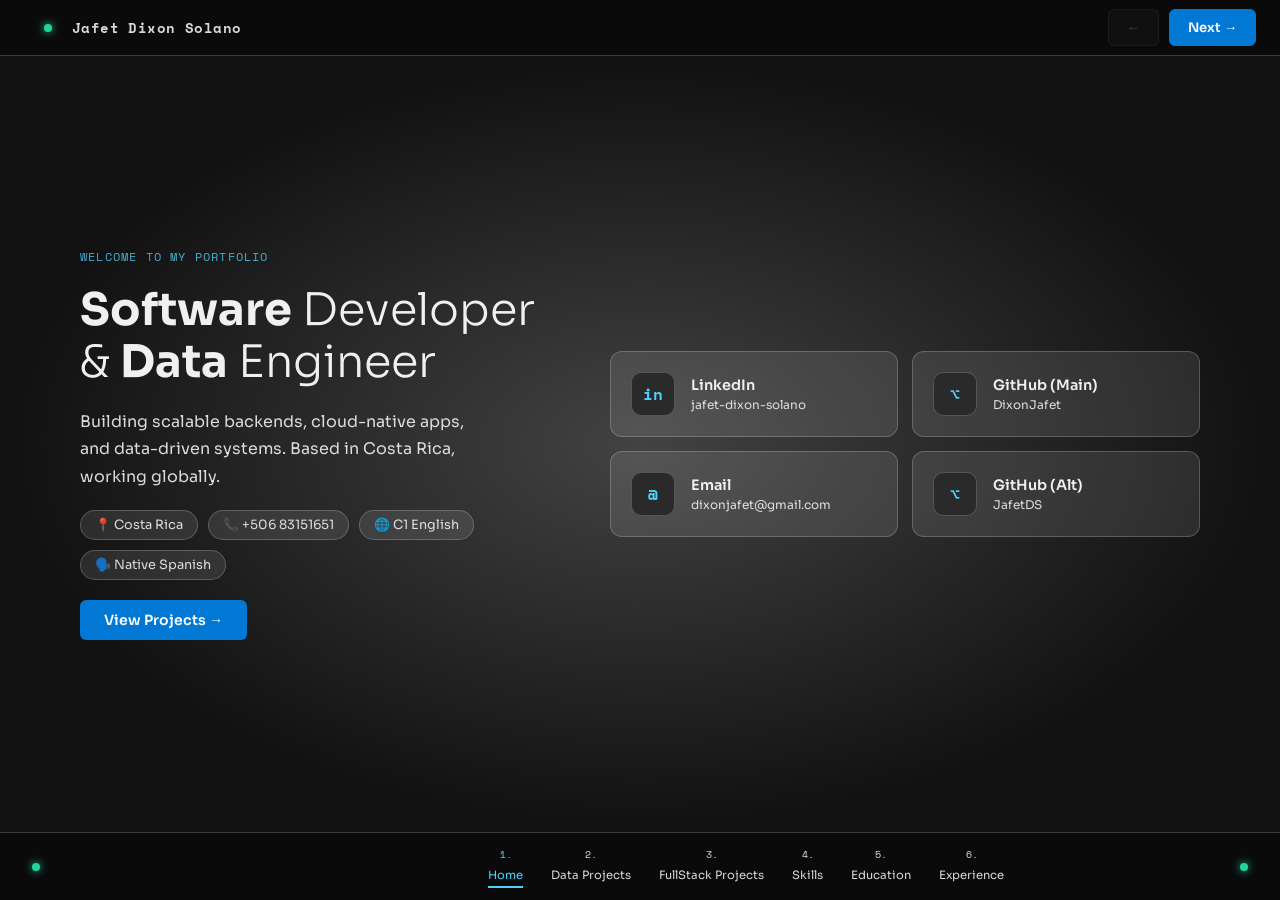
<file: index.html>
<!doctype html>
<html lang="en">
  <head>
    <meta charset="UTF-8" />
    <meta name="viewport" content="width=device-width, initial-scale=1.0" />
    <link rel="stylesheet" href="./style.css">
    <link rel="preconnect" href="https://fonts.googleapis.com">
    <link href="https://fonts.googleapis.com/css2?family=Sora:wght@300;400;600;700&family=Space+Mono:wght@400;700&display=swap" rel="stylesheet">
    <title>Jafet Dixon Solano — Portfolio</title>
  </head>
  <body>

    <!-- SIDE MENU OVERLAY -->
    <div class="menu-overlay" id="menuOverlay" onclick="closeMenu()"></div>

    <!-- TOP BAR -->
    <header class="topbar">
      <div></div>
      <span class="brand-dot"></span>
      <div class="topbar-brand">Jafet Dixon Solano</div>
      <div class="nav-buttons">
        <button class="nav-btn" id="prevBtn" onclick="prevSlide()">←</button>
        <button class="nav-btn nav-btn--next" id="nextBtn" onclick="nextSlide()">Next →</button>
      </div>
    </header>

    <!-- SLIDES WRAPPER -->
    <div class="slides-wrapper" id="slidesWrapper">

      <!-- SLIDE 0: HERO -->
      <section class="slide slide--hero active" data-index="0">
        <div class="slide-left">
          <p class="slide-eyebrow">Welcome to my portfolio</p>
          <h1><strong>Software</strong> Developer<br>& <strong>Data</strong> Engineer</h1>
          <p class="slide-desc">Building scalable backends, cloud-native apps, and data-driven systems. Based in Costa Rica, working globally.</p>
          <div class="about-details">
            <div class="detail-pill">📍 Costa Rica</div>
            <div class="detail-pill">📞 +506 83151651</div>
            <div class="detail-pill">🌐 C1 English</div>
            <div class="detail-pill">🗣️ Native Spanish</div>
          </div>
          <div class="slide-actions">
            <button class="btn-primary" onclick="goToSlide(1)">View Projects →</button>
          </div>
        </div>
        <div class="slide-right contact-visual">
          <a href="https://www.linkedin.com/in/jafet-dixon-solano-733321174" rel="noopener noreferrer" target="_blank" class="contact-card">
            <span class="contact-card__icon">in</span>
            <div>
              <h3>LinkedIn</h3>
              <p>jafet-dixon-solano</p>
            </div>
          </a>
          <a href="https://github.com/DixonJafet" target="_blank" class="contact-card">
            <span class="contact-card__icon">⌥</span>
            <div>
              <h3>GitHub (Main)</h3>
              <p>DixonJafet</p>
            </div>
          </a>
          <a href="mailto:dixonjafet@gmail.com" class="contact-card">
            <span class="contact-card__icon">@</span>
            <div>
              <h3>Email</h3>
              <p>dixonjafet@gmail.com</p>
            </div>
          </a>
          <a href="https://github.com/JafetDS" target="_blank" class="contact-card">
            <span class="contact-card__icon">⌥</span>
            <div>
              <h3>GitHub (Alt)</h3>
              <p>JafetDS</p>
            </div>
          </a>
          
        </div>
      </section>

      

      <!-- SLIDE 1: PROJECTS -->
      <section class="slide slide--projects" data-index="1">
        <div class="slide-left">
          <p class="slide-eyebrow">What I've built with Data</p>
          <h1>Explore <strong>latest</strong><br>projects</h1>
          <p class="slide-desc">Live demo of <strong>ELT/ETL</strong>
              projects, also <strong>data dashboard</strong>,
              <strong>data pipelines</strong> and <strong>cloud-deployed systems</strong> using different Platforms and Technologies.
          </p>
          <div class="slide-actions">
            <button class="btn-primary" onclick="goToSlide(2)">See my Software Projects →</button>
          </div>
        </div>
        <div class="slide-right projects-grid">
          <div class="proj-card" onclick="openMenu('project_4')" >
            <div class="proj-img">🗳️</div>
            <div class="proj-info">
              <h3>CR Elections</h3>
              <p>ELT Pipeline + Tableau Dashboard</p>
            </div>
          </div>
          <div class="proj-card" onclick="openMenu('project_5')" >
            <div class="proj-img">✈️</div>
            <div class="proj-info">
              <h3>Flight Delay Prediction</h3>
              <p>DataBricks + Spark ML Model</p>
            </div>
          </div>
          <div class="proj-card" onclick="openMenu('project_6')">
            <div class="proj-img">👥</div>
            <div class="proj-info">
              <h3>Data Population Dashboards</h3>
              <p>Power BI</p>
            </div>
          </div>
          <div class="proj-card" onclick="openMenu('project_8')">
            <div class="proj-img">🚲</div>
            <div class="proj-info">
              <h3>Data Bicycle Dashboards</h3>
              <p>Power BI</p>
            </div>
          </div>
          <div class="proj-card" onclick="openMenu('project_9')">
            <div class="proj-img">📈</div>
            <div class="proj-info">
              <h3>Data Products Dashboards</h3>
              <p>Power BI</p>
            </div>
          </div>
          <div class="proj-card" onclick="openMenu('project_7')">
            <div class="proj-img">PY</div>
            <div class="proj-info">
              <h3>Data Science Projects</h3>
              <p>PySpark · Pandas · Matplotlib · NumPY</p>
            </div>
          </div>
        </div>
      </section>


      <!-- SLIDE 2: ABOUT -->
      <section class="slide slide--about" data-index="2">
        <div class="slide-left">
          <p class="slide-eyebrow">What I've built</p>
          <h1>Projects for <strong>Software</strong> developer</h1>
          <p class="slide-desc">Live demo End-to-end projects where I demonstrate my skills in building <strong>Full-Stack</strong> applications using various <strong>Frontend</strong> and <strong>Backend</strong> technologies, including <strong>Cloud</strong> platforms and computing to deploy the projects. </p>
          
          <button class="btn-primary" onclick="goToSlide(3)">View Skills →</button>
        </div>
                <div class="slide-right projects-grid">
          <div class="proj-card" onclick="openMenu('project_1')">
            <div class="proj-img">🚆</div>
            <div class="proj-info">
              <h3>TrainTickets</h3>
              <p>Train booking system created in AngularJS</p>
            </div>
          </div>
          <div class="proj-card" onclick="openMenu('project_2')">
            <div class="proj-img">🎓</div>
            <div class="proj-info">
              <h3>VirtualClassRoom</h3>
              <p>Google Classroom-style app on Azure</p>
            </div>
          </div>
          <div class="proj-card" onclick="openMenu('project_3')">
            <div class="proj-img">🤖</div>
            <div class="proj-info">
              <h3>DixonGPT</h3>
              <p>Mini LLM chat app — AWS + Docker</p>
            </div>
          </div>
          <a class="proj-card" href="https://github.com/DixonJafet/x8086ASMCalc" target="_blank">
            <div class="proj-img">🔢</div>
            <div class="proj-info">
              <h3>Assembly x8086</h3>
              <p>Basic Graphic Calculator <strong>(no live demo)</strong></p>
            </div>
          </a>
          <a class="proj-card" href="https://github.com/JafetDS/Proyecto1Datos2C" target="_blank">
            <div class="proj-img"><strong>C++</strong></div>
            <div class="proj-info">
              <h3>Mini Editor</h3>
              <p>For Visual memory variable alocation <strong>(no live demo)</strong></p>
            </div>
          </a>
        </div>
      </section>

      <!-- SLIDE 3: SKILLS -->
      <section class="slide slide--skills" data-index="3">
        <div class="slide-left">
          <p class="slide-eyebrow">What I know</p>
          <h1>Technical <strong>skills</strong><br>&amp; tools</h1>
          <p class="slide-desc">A broad stack covering backend engineering, cloud infrastructure, data science pipelines, and modern frontend development.</p>
          <button class="btn-primary" onclick="goToSlide(4)">Education →</button>
        </div>
        <div class="slide-right skills-grid">
          
          
          <div class="skill-block">
            <h4>Data Science</h4>
            <div class="skill-tags">
              <span>PowerBI</span><span>Spark</span><span>Airflow</span>
              <span>Pandas</span><span>Tableau</span><span>Snowflake</span>
            </div>
          </div>
          <div class="skill-block">
            <h4>Databases</h4>
            <div class="skill-tags">
              <span>MySQL</span><span>PostgreSQL</span><span>MongoDB</span>
              <span>Redis</span><span>SQL Server</span>
            </div>
          </div>
          <div class="skill-block">
            <h4>Cloud &amp; DevOps</h4>
            <div class="skill-tags">
              <span>AWS Lambda</span><span>EC2</span><span>S3</span>
              <span>Azure</span><span>Docker</span><span>Kubernetes</span>
            </div>
          </div>
          <div class="skill-block">
            <h4>Programming</h4>
            <div class="skill-tags">
              <span>Java</span><span>C#</span><span>Python</span>
              <span>JavaScript</span><span>C/C++</span><span>Assembly</span>
            </div>
          </div>
          <div class="skill-block">
            <h4>Frameworks</h4>
            <div class="skill-tags">
              <span>.NET MVC</span><span>Node.js</span><span>React</span>
              <span>Angular</span><span>SpringBoot</span>
            </div>
          </div>
        </div>
      </section>

      <!-- SLIDE 4: EDUCATION -->
      <section class="slide slide--education" data-index="4">
        <div class="slide-left">
          <p class="slide-eyebrow">My background</p>
          <h1>Education &amp;<br><strong>certifications</strong></h1>
          <p class="slide-desc">Formal engineering training combined with industry-recognized certifications in data science, cloud computing, and analytics.</p>
          <button class="btn-primary" onclick="goToSlide(5)">Experience →</button>
        </div>
        <div class="slide-right edu-list">
          <div class="edu-item">
            <div class="edu-icon">🏛️</div>
            <div>
              <h3>Costa Rica Institute of Technology (TEC)</h3>
              <p>Computer Engineering</p>
            </div>
          </div>
          <div class="edu-item">
            <div class="edu-icon">🏫</div>
            <div>
              <h3>Professional Technical High School of Limón</h3>
              <p>IT Technician in Support</p>
            </div>
          </div>
          <div class="edu-item">
            <div class="edu-icon">🏅</div>
            <div>
              <h3>Applied Data Science with Python L2</h3>
              <p><a href="https://www.credly.com/badges/66339399-ebc0-4687-a390-e7b71b96f4f6/" target="_blank">IBM — Credly Badge ↗</a></p>
            </div>
          </div>
          <div class="edu-item">
            <div class="edu-icon">☁️</div>
            <div>
              <h3>Machine Learning Pipelines with Azure ML Studio</h3>
              <p><a href="https://www.coursera.org/account/accomplishments/verify/11PE1P014WKR" target="_blank">Azure · Coursera ↗</a></p>
            </div>
          </div>
          <div class="edu-item">
            <div class="edu-icon">📊</div>
            <div>
              <h3>Google Data Analytics Professional Certificate</h3>
              <p><a href="https://www.coursera.org/account/accomplishments/verify/MK6NUW9AVXQH" target="_blank">Google · Coursera ↗</a></p>
            </div>
          </div>
        </div>
      </section>

      <!-- SLIDE 5: CONTACT -->
      <section class="slide slide--contact" data-index="5">
        <div class="slide-left">
          <p class="slide-eyebrow">Where I've been</p>
          <h1>My <strong>laboral</strong><br> <strong>experience</strong> </h1>
          <p class="slide-desc">Places where I have contributed using my knowledge and also acquired new skills. Now I'm open to new opportunities, colaborations, and interesting projects.</p>

        </div>
        <div class="slide-right about-visual">
          <div class="about-card">
            <div class="about-card__icon">💻</div>
            <h3>Amazon IT Support</h3>
            <p>Experience Solving IT problems, and creatings reports of KPIs</p>
          </div>
          <div class="about-card cert-row">
            <div class="about-card__icon">🏥</div>
            <h3>CCSS - Dr. Tony Facio Castro Hospital</h3>
            <p>Experience in Data Management and DB maintenance</p>
          </div>
        </div>
      </section>

    </div><!-- end slides-wrapper -->

        <!-- SIDE NAVIGATION MENU -->
    <nav class="side-menu" id="sideMenu">
      <button class="menu-close" onclick="closeMenu()">✕</button>
      <div class= "projects"><!-- Here are the Projects--------------------- -->
    <div class="content" id = "project_3">
          <div class="left">          <!-- LEFT: Text -->
              <div class="tag"><span class="tag-dot"></span> Live project</div>
              <h1 class="title">
              Chat with <strong>your own</strong><br>AI assistant
              </h1>
              <p class="desc">
              DixonGPT is a lightweight conversational AI powered by a custom Mini LLM model stored in 
              <strong>AWS S3</strong>,
              containerized with <strong>Docker</strong> using <strong>ECR</strong> 
              and deployed on <strong>EC2</strong> using <strong>Python</strong> for API. 
              The interface is developed in <strong>AngularJS</strong> .
              </p>
              <div style="display:flex;gap:14px;flex-wrap:wrap;align-items:center">
              <!-- Primary CTA — link to Live Demo -->
              <a class="cta" href="https://dixon-gpt.vercel.app" target="_blank">
              <div class="cta-icon"></div>
              Try it now
              </a>
              <!-- GitHub link -->
              <a class="secondary-link" href="https://github.com/DixonJafet/DixonGPT" target="_blank">
              <svg width="24" height="24" viewBox="0 0 24 24" fill="currentColor">
                  <path d="M12 2C6.477 2 2 6.477 2 12c0 4.418 2.865 8.166 6.839 9.489.5.092.682-.217.682-.482 0-.237-.009-.868-.013-1.703-2.782.605-3.369-1.34-3.369-1.34-.454-1.154-1.11-1.462-1.11-1.462-.908-.62.069-.608.069-.608 1.003.07 1.531 1.03 1.531 1.03.892 1.529 2.341 1.087 2.91.832.092-.647.35-1.088.636-1.338-2.22-.253-4.555-1.11-4.555-4.943 0-1.091.39-1.984 1.029-2.683-.103-.253-.446-1.27.098-2.647 0 0 .84-.269 2.75 1.025A9.578 9.578 0 0 1 12 6.836a9.59 9.59 0 0 1 2.504.337c1.909-1.294 2.747-1.025 2.747-1.025.546 1.377.203 2.394.1 2.647.64.699 1.028 1.592 1.028 2.683 0 3.842-2.339 4.687-4.566 4.935.359.309.678.919.678 1.852 0 1.336-.012 2.415-.012 2.741 0 .267.18.578.688.48C19.138 20.163 22 16.418 22 12c0-5.523-4.477-10-10-10z"/>
              </svg>
              View GitHub
              </a>
              </div>
          </div>
          <div class="right">          <!-- RIGHT: Project Image -->
            <iframe 
                class= "project-vid"
                src="https://www.youtube-nocookie.com/embed/MvdE25l-mGc?si=uqi_4Mbqkk80FHet" 
                title="YouTube video player" 
                frameborder="0" 
                allow="accelerometer; autoplay; clipboard-write; encrypted-media; gyroscope; picture-in-picture; web-share" 
                referrerpolicy="strict-origin-when-cross-origin" 
            allowfullscreen></iframe>
          </div>
    </div><!-- /content -->
      <div class="content" id = "project_1"><!-- /PROJECT_2 -->
          <div class="left">          <!-- LEFT: Text -->
              <div class="tag"><span class="tag-dot"></span> Live project</div>
              <h1 class="title">
              Buy now <strong>your tickets</strong><br>Online
              </h1>
              <p class="desc">
              A Mobile first design proposal website platform to buy train tickets based in CR routes, 
              The API was created using <strong>JAVA</strong> / <strong>SpringBoot</strong> framework.
              The interface was developed in <strong>AngularJS</strong>,
              Data is Hosted in  <strong>MongoDB</strong> database.
              </p>
              <div style="display:flex;gap:14px;flex-wrap:wrap;align-items:center">
              <!-- Primary CTA — link to Live Demo -->
              <a class="cta" href="https://train-ticket-cr.up.railway.app/route-selection" target="_blank">
              <div class="cta-icon"></div>
              Try it now
              </a>
              <!-- GitHub link -->
              <a class="secondary-link" href="https://github.com/DixonJafet/Train_CRdigital" target="_blank">
              <svg width="24" height="24" viewBox="0 0 24 24" fill="currentColor">
                  <path d="M12 2C6.477 2 2 6.477 2 12c0 4.418 2.865 8.166 6.839 9.489.5.092.682-.217.682-.482 0-.237-.009-.868-.013-1.703-2.782.605-3.369-1.34-3.369-1.34-.454-1.154-1.11-1.462-1.11-1.462-.908-.62.069-.608.069-.608 1.003.07 1.531 1.03 1.531 1.03.892 1.529 2.341 1.087 2.91.832.092-.647.35-1.088.636-1.338-2.22-.253-4.555-1.11-4.555-4.943 0-1.091.39-1.984 1.029-2.683-.103-.253-.446-1.27.098-2.647 0 0 .84-.269 2.75 1.025A9.578 9.578 0 0 1 12 6.836a9.59 9.59 0 0 1 2.504.337c1.909-1.294 2.747-1.025 2.747-1.025.546 1.377.203 2.394.1 2.647.64.699 1.028 1.592 1.028 2.683 0 3.842-2.339 4.687-4.566 4.935.359.309.678.919.678 1.852 0 1.336-.012 2.415-.012 2.741 0 .267.18.578.688.48C19.138 20.163 22 16.418 22 12c0-5.523-4.477-10-10-10z"/>
              </svg>
              View GitHub
              </a>
              </div>
          </div>
          <div class="right">          <!-- RIGHT: Project Image -->
            <iframe 
                class= "project-webmo"
                src="https://train-ticket-cr.up.railway.app/route-selection" 
                style="border: none;">
            </iframe>
          </div>
      </div><!-- /content -->
      <div class="content" id = "project_2"><!-- /PROJECT_3 -->
          <div class="left">          <!-- LEFT: Text -->
              <div class="tag"><span class="tag-dot"></span> Live project</div>
              <h1 class="title">
              Buy now <strong>your tickets</strong><br>Online
              </h1>
              <p class="desc">
              Website platform like google classroom for professors, 
              The API was created using <strong>C#</strong> / <strong>.NET</strong> framework.
              The interface was developed in <strong>ReactJS</strong>,
              Data is Hosted in  <strong>SQLServer</strong> database, All the services are placed in <strong>Azure Cloud Services</strong>.
              <strong>JWT</strong> for Login.
              </p>
              <div style="display:flex;gap:14px;flex-wrap:wrap;align-items:center">
              <!-- Primary CTA — link to Live Demo -->
              <a class="cta" href="https://virtual-class-room-peach.vercel.app" target="_blank">
              <div class="cta-icon"></div>
              Try it now
              </a>
              <!-- GitHub link -->
              <a class="secondary-link" href="https://github.com/DixonJafet/VirtualClassRoom" target="_blank">
              <svg width="24" height="24" viewBox="0 0 24 24" fill="currentColor">
                  <path d="M12 2C6.477 2 2 6.477 2 12c0 4.418 2.865 8.166 6.839 9.489.5.092.682-.217.682-.482 0-.237-.009-.868-.013-1.703-2.782.605-3.369-1.34-3.369-1.34-.454-1.154-1.11-1.462-1.11-1.462-.908-.62.069-.608.069-.608 1.003.07 1.531 1.03 1.531 1.03.892 1.529 2.341 1.087 2.91.832.092-.647.35-1.088.636-1.338-2.22-.253-4.555-1.11-4.555-4.943 0-1.091.39-1.984 1.029-2.683-.103-.253-.446-1.27.098-2.647 0 0 .84-.269 2.75 1.025A9.578 9.578 0 0 1 12 6.836a9.59 9.59 0 0 1 2.504.337c1.909-1.294 2.747-1.025 2.747-1.025.546 1.377.203 2.394.1 2.647.64.699 1.028 1.592 1.028 2.683 0 3.842-2.339 4.687-4.566 4.935.359.309.678.919.678 1.852 0 1.336-.012 2.415-.012 2.741 0 .267.18.578.688.48C19.138 20.163 22 16.418 22 12c0-5.523-4.477-10-10-10z"/>
              </svg>
              View GitHub
              </a>
              </div>
          </div>
          <div class="right">          <!-- RIGHT: Project Image -->
            <iframe 
                class= "project-vid"
                src="https://virtual-class-room-peach.vercel.app" >
            </iframe>
          </div>
      </div><!-- /content -->
      <div class="content" id = "project_4"><!-- /PROJECT_4 -->
          <div class="left">          <!-- LEFT: Text -->
              <div class="tag"><span class="tag-dot"></span> Live project</div>
              <h1 class="title">
              The History of <strong>CR Democracy</strong><br>in graphics
              </h1>
              <p class="desc">
                <strong>ELT</strong> project for Costa Rica’s political elections 1986-2026,
                using <strong>CSV</strong> files from TSE and stored in <strong>S3</strong>.
                Data is ingested into <strong>Snowflake</strong> Warehouse, where <strong>DBT</strong>
                is used to transform and model the data. Analytical dashboards are built in
                <strong>Tableau</strong>, the pipeline is orchestrated with <strong>Airflow</strong>.

              </p>
              <div style="display:flex;gap:14px;flex-wrap:wrap;align-items:center">
              <!-- Primary CTA — link to Live Demo -->
              <iframe title="Flight_project" class="cta" src="https://app.powerbi.com/view?r=eyJrIjoiNTliODAzODEtOTJhYS00ZmIyLTg0ODAtMWYzYTRlNDM4MWE0IiwidCI6IjRhYmVmM2RjLWU2OTItNGRjOC05MmViLTkxNGExZjdjMmIyMSIsImMiOjZ9" frameborder="0" allowFullScreen="true"></iframe>
              <div class="cta-icon"></div>
              Try it now
              </a>
              <!-- GitHub link -->
              <a class="secondary-link" href="https://github.com/DixonJafet/Elections_ELT_Project" target="_blank">
              <svg width="24" height="24" viewBox="0 0 24 24" fill="currentColor">
                  <path d="M12 2C6.477 2 2 6.477 2 12c0 4.418 2.865 8.166 6.839 9.489.5.092.682-.217.682-.482 0-.237-.009-.868-.013-1.703-2.782.605-3.369-1.34-3.369-1.34-.454-1.154-1.11-1.462-1.11-1.462-.908-.62.069-.608.069-.608 1.003.07 1.531 1.03 1.531 1.03.892 1.529 2.341 1.087 2.91.832.092-.647.35-1.088.636-1.338-2.22-.253-4.555-1.11-4.555-4.943 0-1.091.39-1.984 1.029-2.683-.103-.253-.446-1.27.098-2.647 0 0 .84-.269 2.75 1.025A9.578 9.578 0 0 1 12 6.836a9.59 9.59 0 0 1 2.504.337c1.909-1.294 2.747-1.025 2.747-1.025.546 1.377.203 2.394.1 2.647.64.699 1.028 1.592 1.028 2.683 0 3.842-2.339 4.687-4.566 4.935.359.309.678.919.678 1.852 0 1.336-.012 2.415-.012 2.741 0 .267.18.578.688.48C19.138 20.163 22 16.418 22 12c0-5.523-4.477-10-10-10z"/>
              </svg>
              View GitHub
              </a>
              </div>
          </div>
          <div class="right">          <!-- RIGHT: Project Image -->

          <div class="carousel carousel--scroll-buttons carousel--scroll-markers">

            <div class="carousel__slide" data-label="Slide 1">
              <iframe 
                  width="1000"
                  height="504"
                  class= "project-vid"
                  src="https:&#47;&#47;public.tableau.com&#47;static&#47;images&#47;El&#47;Elections_17708764490170&#47;AnlisisHistricoEleccionesPresidencialesenCostaRica1986-2026&#47;1_rss.png"    
                  style="border: none;">
              </iframe>
            </div>

            <div class="carousel__slide" data-label="Slide 2">
              <iframe 
                  class= "project-vid"
                  src="https://www.youtube.com/embed/wEnZ9-dnWtU?si=l-JEAmIrQSbEAapY" 
                  title="YouTube video player" 
                  frameborder="0" 
                  allow="accelerometer; autoplay; clipboard-write; encrypted-media; gyroscope; picture-in-picture; web-share" 
                  referrerpolicy="strict-origin-when-cross-origin" 
              allowfullscreen>
              </iframe>
            </div>


          </div>
      </div>
      </div>
      <div class="content" id = "project_5"><!-- /PROJECT_5 -->
          <div class="left">          <!-- LEFT: Text -->
              <div class="tag"><span class="tag-dot"></span> Live project</div>
              <h1 class="title">
              Flight delay <strong>Predictions</strong><br>from Costa Rica
              </h1>
              <p class="desc">
                  <strong>Pipeline</strong> pipeline project, built on <strong>Databricks</strong>. Ingests and transforms data using
                  <strong>PySpark</strong>, <strong>SQL</strong>, and <strong>Delta Lake</strong>, while workflows are orchestrated with
                  <strong>Databricks Workflows</strong>.The processed data and the accuracy of the predictions are displayed on a
                  <strong>Power BI</strong> dashboard.


              </p>
              <div style="display:flex;gap:14px;flex-wrap:wrap;align-items:center">
              <!-- Primary CTA — link to Live Demo -->
              <a class="cta" href="https://app.powerbi.com/view?r=eyJrIjoiNTliODAzODEtOTJhYS00ZmIyLTg0ODAtMWYzYTRlNDM4MWE0IiwidCI6IjRhYmVmM2RjLWU2OTItNGRjOC05MmViLTkxNGExZjdjMmIyMSIsImMiOjZ9" target="_blank">
              <div class="cta-icon"></div>
              Try it now
              </a>
              <!-- GitHub link -->
              <a class="secondary-link" href="https://github.com/DixonJafet/Flights_Predictions" target="_blank">
              <svg width="24" height="24" viewBox="0 0 24 24" fill="currentColor">
                  <path d="M12 2C6.477 2 2 6.477 2 12c0 4.418 2.865 8.166 6.839 9.489.5.092.682-.217.682-.482 0-.237-.009-.868-.013-1.703-2.782.605-3.369-1.34-3.369-1.34-.454-1.154-1.11-1.462-1.11-1.462-.908-.62.069-.608.069-.608 1.003.07 1.531 1.03 1.531 1.03.892 1.529 2.341 1.087 2.91.832.092-.647.35-1.088.636-1.338-2.22-.253-4.555-1.11-4.555-4.943 0-1.091.39-1.984 1.029-2.683-.103-.253-.446-1.27.098-2.647 0 0 .84-.269 2.75 1.025A9.578 9.578 0 0 1 12 6.836a9.59 9.59 0 0 1 2.504.337c1.909-1.294 2.747-1.025 2.747-1.025.546 1.377.203 2.394.1 2.647.64.699 1.028 1.592 1.028 2.683 0 3.842-2.339 4.687-4.566 4.935.359.309.678.919.678 1.852 0 1.336-.012 2.415-.012 2.741 0 .267.18.578.688.48C19.138 20.163 22 16.418 22 12c0-5.523-4.477-10-10-10z"/>
              </svg>
              View GitHub
              </a>
              </div>
          </div>
          <div class="right">          <!-- RIGHT: Project Image -->
            <iframe 
              title="Flight_project" 
              class = "project-vid" 
              src="https://app.powerbi.com/view?r=eyJrIjoiNTliODAzODEtOTJhYS00ZmIyLTg0ODAtMWYzYTRlNDM4MWE0IiwidCI6IjRhYmVmM2RjLWU2OTItNGRjOC05MmViLTkxNGExZjdjMmIyMSIsImMiOjZ9" 
              frameborder="0" allowFullScreen="true">
            </iframe>
            
          </div>
      </div><!-- /content -->
            <div class="content" id = "project_6"><!-- /PROJECT_6 -->
          <div class="left">          <!-- LEFT: Text -->
              <div class="tag"><span class="tag-dot"></span> Live project</div>
              <h1 class="title">
              <strong>PowerBI</strong><br> Dashboards
              </h1>
              <p class="desc">
                  Analytical dashboards built with <strong>Power BI</strong>
              </p>
              <div style="display:flex;gap:14px;flex-wrap:wrap;align-items:center">

              <!-- GitHub link -->
              <a class="secondary-link" href="https://github.com/DixonJafet/BI_projects" target="_blank">
              <svg width="24" height="24" viewBox="0 0 24 24" fill="currentColor">
                  <path d="M12 2C6.477 2 2 6.477 2 12c0 4.418 2.865 8.166 6.839 9.489.5.092.682-.217.682-.482 0-.237-.009-.868-.013-1.703-2.782.605-3.369-1.34-3.369-1.34-.454-1.154-1.11-1.462-1.11-1.462-.908-.62.069-.608.069-.608 1.003.07 1.531 1.03 1.531 1.03.892 1.529 2.341 1.087 2.91.832.092-.647.35-1.088.636-1.338-2.22-.253-4.555-1.11-4.555-4.943 0-1.091.39-1.984 1.029-2.683-.103-.253-.446-1.27.098-2.647 0 0 .84-.269 2.75 1.025A9.578 9.578 0 0 1 12 6.836a9.59 9.59 0 0 1 2.504.337c1.909-1.294 2.747-1.025 2.747-1.025.546 1.377.203 2.394.1 2.647.64.699 1.028 1.592 1.028 2.683 0 3.842-2.339 4.687-4.566 4.935.359.309.678.919.678 1.852 0 1.336-.012 2.415-.012 2.741 0 .267.18.578.688.48C19.138 20.163 22 16.418 22 12c0-5.523-4.477-10-10-10z"/>
              </svg>
              View GitHub
              </a>
              </div>
          </div>
          <div class="right">          <!-- RIGHT: Project Image -->

         
                <iframe title="World_Population" 
                  class = "project-dsh"
                  src="https://app.powerbi.com/view?r=eyJrIjoiMDA0NjFhNjAtNTE0Mi00NTBiLWI0Y2ItNjQ2NDMyMTQyYTQ0IiwidCI6IjRhYmVmM2RjLWU2OTItNGRjOC05MmViLTkxNGExZjdjMmIyMSIsImMiOjZ9" 
                  frameborder="0" 
                  allowFullScreen="true">
                </iframe>                



          </div>
      </div><!-- /content -->









       <div class="content" id = "project_8"><!-- /PROJECT_6 -->
          <div class="left">          <!-- LEFT: Text -->
              <div class="tag"><span class="tag-dot"></span> Live project</div>
              <h1 class="title">
              <strong>PowerBI</strong><br> Dashboards
              </h1>
              <p class="desc">
                  Analytical dashboards built with <strong>Power BI</strong>
              </p>
              <div style="display:flex;gap:14px;flex-wrap:wrap;align-items:center">

              <!-- GitHub link -->
              <a class="secondary-link" href="https://github.com/DixonJafet/BI_projects" target="_blank">
              <svg width="24" height="24" viewBox="0 0 24 24" fill="currentColor">
                  <path d="M12 2C6.477 2 2 6.477 2 12c0 4.418 2.865 8.166 6.839 9.489.5.092.682-.217.682-.482 0-.237-.009-.868-.013-1.703-2.782.605-3.369-1.34-3.369-1.34-.454-1.154-1.11-1.462-1.11-1.462-.908-.62.069-.608.069-.608 1.003.07 1.531 1.03 1.531 1.03.892 1.529 2.341 1.087 2.91.832.092-.647.35-1.088.636-1.338-2.22-.253-4.555-1.11-4.555-4.943 0-1.091.39-1.984 1.029-2.683-.103-.253-.446-1.27.098-2.647 0 0 .84-.269 2.75 1.025A9.578 9.578 0 0 1 12 6.836a9.59 9.59 0 0 1 2.504.337c1.909-1.294 2.747-1.025 2.747-1.025.546 1.377.203 2.394.1 2.647.64.699 1.028 1.592 1.028 2.683 0 3.842-2.339 4.687-4.566 4.935.359.309.678.919.678 1.852 0 1.336-.012 2.415-.012 2.741 0 .267.18.578.688.48C19.138 20.163 22 16.418 22 12c0-5.523-4.477-10-10-10z"/>
              </svg>
              View GitHub
              </a>
              </div>
          </div>
          <div class="right">          <!-- RIGHT: Project Image -->
 

                <iframe title="World_Bicycles_Sales" 
                  class="project-dsh"
                  src="https://app.powerbi.com/view?r=eyJrIjoiYjZhZmQ0MGQtMDU4MC00NDQ4LWE1MWEtMDlkYWE5NDcyODg2IiwidCI6IjRhYmVmM2RjLWU2OTItNGRjOC05MmViLTkxNGExZjdjMmIyMSIsImMiOjZ9" 
                  frameborder="0" 
                  allowFullScreen="true">
                </iframe>


          </div>
      </div><!-- /content -->






       <div class="content" id = "project_9"><!-- /PROJECT_9 -->
          <div class="left">          <!-- LEFT: Text -->
              <div class="tag"><span class="tag-dot"></span> Live project</div>
              <h1 class="title">
              <strong>PowerBI</strong><br> Dashboards
              </h1>
              <p class="desc">
                  Analytical dashboards built with <strong>Power BI</strong>
              </p>
              <div style="display:flex;gap:14px;flex-wrap:wrap;align-items:center">

              <!-- GitHub link -->
              <a class="secondary-link" href="https://github.com/DixonJafet/BI_projects" target="_blank">
              <svg width="24" height="24" viewBox="0 0 24 24" fill="currentColor">
                  <path d="M12 2C6.477 2 2 6.477 2 12c0 4.418 2.865 8.166 6.839 9.489.5.092.682-.217.682-.482 0-.237-.009-.868-.013-1.703-2.782.605-3.369-1.34-3.369-1.34-.454-1.154-1.11-1.462-1.11-1.462-.908-.62.069-.608.069-.608 1.003.07 1.531 1.03 1.531 1.03.892 1.529 2.341 1.087 2.91.832.092-.647.35-1.088.636-1.338-2.22-.253-4.555-1.11-4.555-4.943 0-1.091.39-1.984 1.029-2.683-.103-.253-.446-1.27.098-2.647 0 0 .84-.269 2.75 1.025A9.578 9.578 0 0 1 12 6.836a9.59 9.59 0 0 1 2.504.337c1.909-1.294 2.747-1.025 2.747-1.025.546 1.377.203 2.394.1 2.647.64.699 1.028 1.592 1.028 2.683 0 3.842-2.339 4.687-4.566 4.935.359.309.678.919.678 1.852 0 1.336-.012 2.415-.012 2.741 0 .267.18.578.688.48C19.138 20.163 22 16.418 22 12c0-5.523-4.477-10-10-10z"/>
              </svg>
              View GitHub
              </a>
              </div>
          </div>
          <div class="right">          <!-- RIGHT: Project Image -->
 


                <iframe title="Product_Control" 
                  class="project-dsh"
                  src="https://app.powerbi.com/view?r=eyJrIjoiNTgyYmUwMTEtNmJlNS00NzA5LWJjMmMtMzQzMjI2Mjc1NDExIiwidCI6IjRhYmVmM2RjLWU2OTItNGRjOC05MmViLTkxNGExZjdjMmIyMSIsImMiOjZ9&pageName=ReportSectionab2aa203a10b0183d6a6" 
                  frameborder="0" 
                  allowFullScreen="true">
                </iframe>


          </div>
      </div><!-- /content -->

















      <div class="content" id = "project_7"><!-- /PROJECT_7 -->
          <div class="left">          <!-- LEFT: Text -->
              <div class="tag"><span class="tag-dot"></span> Live project</div>
              <h1 class="title">
              Python <strong>Data Analisys</strong><br>Projects
              </h1>
              <p class="desc">
                Repository of data analysis projects using <strong>Spark</strong>, <strong>NumPY</strong> and <strong>Pandas</strong>,
                pipelines built with <strong>Airflow</strong>, and visualizations created using <strong>Matplotlib</strong>.

              </p>
              <div style="display:flex;gap:14px;flex-wrap:wrap;align-items:center">

              <!-- GitHub link -->
              <a class="secondary-link" href="https://github.com/DixonJafet/DataAnalysis" target="_blank">
              <svg width="24" height="24" viewBox="0 0 24 24" fill="currentColor">
                  <path d="M12 2C6.477 2 2 6.477 2 12c0 4.418 2.865 8.166 6.839 9.489.5.092.682-.217.682-.482 0-.237-.009-.868-.013-1.703-2.782.605-3.369-1.34-3.369-1.34-.454-1.154-1.11-1.462-1.11-1.462-.908-.62.069-.608.069-.608 1.003.07 1.531 1.03 1.531 1.03.892 1.529 2.341 1.087 2.91.832.092-.647.35-1.088.636-1.338-2.22-.253-4.555-1.11-4.555-4.943 0-1.091.39-1.984 1.029-2.683-.103-.253-.446-1.27.098-2.647 0 0 .84-.269 2.75 1.025A9.578 9.578 0 0 1 12 6.836a9.59 9.59 0 0 1 2.504.337c1.909-1.294 2.747-1.025 2.747-1.025.546 1.377.203 2.394.1 2.647.64.699 1.028 1.592 1.028 2.683 0 3.842-2.339 4.687-4.566 4.935.359.309.678.919.678 1.852 0 1.336-.012 2.415-.012 2.741 0 .267.18.578.688.48C19.138 20.163 22 16.418 22 12c0-5.523-4.477-10-10-10z"/>
              </svg>
              View GitHub
              </a>
              </div>
          </div>
          <div class="right">          <!-- RIGHT: Project Image -->
            <img src="Pyt.png" class= "project-img" />
          </div>
      </div><!-- /content -->
    </div><!-- /Projects -->
    </nav>
    <!-- BOTTOM BAR -->
    <footer class="bottombar">
      <div class="bottombar-brand">
        <span class="brand-dot"></span>
      </div>
      <nav class="progress-nav" id="progressNav"></nav>
      <span class="brand-dot"></span>
    </footer>
    <script src="script.js"></script>
  </body>
</html>
</file>
<file: style.css>
/* ===========================
   RESET & ROOT
=========================== */
*, *::before, *::after {
  margin: 0; padding: 0; box-sizing: border-box;
}

:root {
  --bg: #111111;
  --bg2: #1a1a1a;
  --bg3: #2a2a2a;
  --surface: rgba(255, 255, 255, 0.1);
  --surface2: rgba(255, 255, 255, 0.153);
  --border: rgba(255,255,255,0.2);
  --text: #f0f0f0;
  --text-muted: rgba(240, 240, 240, 0.9);
  --accent: #0078d4;
  --accent2: #50d0ff;
  --accent3: #a78bfa;
  --green: #22d3a0;
  --topbar-h: 56px;
  --bottombar-h: 68px;
  --menu-w: 95%;
  font-family: 'Sora', sans-serif;
}

html, body {
  height: 100%;
  background: var(--bg);
  color: var(--text);
  overflow: hidden;
}

/* ===========================
   TOPBAR
=========================== */
.topbar {
  position: fixed;
  top: 0; left: 0; right: 0;
  height: var(--topbar-h);
  background: rgba(10,10,10,0.85);
  backdrop-filter: blur(16px);
  -webkit-backdrop-filter: blur(16px);
  border-bottom: 1px solid var(--border);
  display: flex;
  align-items: center;
  gap: 20px;
  padding: 0 24px;
  z-index: 100;
}

.hamburger {
  background: none;
  border: none;
  cursor: pointer;
  display: flex;
  flex-direction: column;
  gap: 5px;
  padding: 6px;
  border-radius: 6px;
  transition: background 0.2s;
}
.hamburger:hover { background: var(--surface2); }
.hamburger span {
  display: block;
  width: 22px; height: 2px;
  background: var(--text);
  border-radius: 2px;
  transition: 0.3s;
}

.topbar-brand {
  font-family: 'Space Mono', monospace;
  font-size: 0.85rem;
  font-weight: 700;
  letter-spacing: 0.03em;
  color: var(--text-muted);
  flex: 1;
}

.topbar-search {
  position: relative;
  display: flex;
  align-items: center;
}
.topbar-search input {
  background: var(--surface);
  border: 1px solid var(--border);
  border-radius: 20px;
  padding: 7px 36px 7px 16px;
  color: var(--text);
  font-family: 'Sora', sans-serif;
  font-size: 0.82rem;
  outline: none;
  width: 220px;
  transition: border 0.2s, width 0.3s;
}
.topbar-search input:focus {
  border-color: var(--accent2);
  width: 260px;
}
.topbar-search input::placeholder { color: var(--text-muted); }
.search-icon {
  position: absolute;
  right: 12px;
  font-size: 1.1rem;
  color: var(--text-muted);
  pointer-events: none;
}

/* ===========================
   SIDE MENU
=========================== */
.menu-overlay {
  position: fixed;
  inset: 0;
  background: rgba(0,0,0,0.6);
  backdrop-filter: blur(4px);
  z-index: 199;
  opacity: 0;
  pointer-events: none;
  transition: opacity 0.35s;
}
.menu-overlay.open {
  opacity: 1;
  pointer-events: all;
}

.side-menu {
  position: fixed;
  top: 0; left: 0; bottom: 0;
  width: var(--menu-w);
  background: #0d0d0dba;
  border-right: 1px solid var(--border);
  z-index: 200;
  display: flex;
  flex-direction: column;
  padding: 28px 28px 32px;
  transform: translateX(-100%);
  transition: transform 0.4s cubic-bezier(0.22,1,0.36,1);
}
.side-menu.open { transform: translateX(0); }

.menu-close {
  align-self: flex-end;
  background: none;
  border: 1px solid var(--border);
  color: var(--text-muted);
  width: 32px; height: 32px;
  border-radius: 6px;
  cursor: pointer;
  font-size: 0.85rem;
  transition: all 0.2s;
  margin-bottom: 0px;
}
.menu-close:hover { color: var(--text); border-color: var(--text-muted); }

.menu-brand {
  display: flex;
  align-items: center;
  gap: 14px;
  margin-bottom: 36px;
}
.menu-initials {
  width: 44px; height: 44px;
  background: linear-gradient(135deg, var(--accent), var(--accent3));
  border-radius: 10px;
  display: flex;
  align-items: center;
  justify-content: center;
  font-family: 'Space Mono', monospace;
  font-size: 1rem;
  font-weight: 700;
  color: white;
  flex-shrink: 0;
}
.menu-name {
  font-size: 1rem;
  font-weight: 600;
  color: var(--text);
}

.menu-links {
  list-style: none;
  flex: 1;
  display: flex;
  flex-direction: column;
  gap: 4px;
}
.menu-links a {
  display: flex;
  align-items: center;
  gap: 14px;
  padding: 12px 14px;
  border-radius: 8px;
  color: var(--text-muted);
  text-decoration: none;
  font-size: 0.95rem;
  font-weight: 500;
  transition: all 0.2s;
}
.menu-links a:hover {
  background: var(--surface2);
  color: var(--text);
}
.menu-num {
  font-family: 'Space Mono', monospace;
  font-size: 0.7rem;
  color: var(--accent2);
  opacity: 0.7;
  min-width: 22px;
}

.menu-socials {
  display: flex;
  gap: 10px;
  flex-wrap: wrap;
  border-top: 1px solid var(--border);
  padding-top: 20px;
  margin-top: 12px;
}
.menu-socials a {
  color: var(--text-muted);
  text-decoration: none;
  font-size: 0.78rem;
  padding: 6px 10px;
  border: 1px solid var(--border);
  border-radius: 20px;
  transition: all 0.2s;
}
.menu-socials a:hover { border-color: var(--accent2); color: var(--accent2); }


/* ===========================
   Projects WRAPPER
=========================== */
.projects{
  /*opacity: 0*/
  /*display: none;*/
}




/* ===========================
   SLIDES WRAPPER
=========================== */
.slides-wrapper {
  position: fixed;
  top: var(--topbar-h);
  left: 0; right: 0;
  bottom: var(--bottombar-h);
  overflow: hidden;
}

.slide {
  position: absolute;
  inset: 0;
  display: flex;
  align-items: center;
  padding: 48px 80px;
  gap: 60px;
  opacity: 0;
  pointer-events: none;
  transform: translateY(24px);
  transition: opacity 0.5s cubic-bezier(0.22,1,0.36,1),
              transform 0.5s cubic-bezier(0.22,1,0.36,1);
}
.slide.active {
  opacity: 1;
  pointer-events: all;
  transform: translateY(0);
}

/* ===========================
   SLIDE LAYOUT
=========================== */
.slide-left {
  flex: 0 0 42%;
  max-width: 480px;
  display: flex;
  flex-direction: column;
  gap: 20px;
}

.slide-right {
  flex: 1;
  min-width: 0;
}

.slide-eyebrow {
  font-family: 'Space Mono', monospace;
  font-size: 0.75rem;
  letter-spacing: 0.1em;
  text-transform: uppercase;
  color: var(--accent2);
  opacity: 0.8;
}

.slide-left h1 {
  font-size: clamp(2rem, 3.5vw, 3rem);
  font-weight: 300;
  line-height: 1.15;
  color: var(--text);
}
.slide-left h1 strong {
  font-weight: 700;
  color: var(--text);
}

.slide-desc  {
  font-size: 1rem;
  color: var(--text-muted);
  line-height: 1.7;
  max-width: 400px;
}

.slide-desc strong {
color: var(--accent2);
}
.slide-actions {
  display: flex;
  gap: 14px;
  flex-wrap: wrap;
}

.btn-primary {
  padding: 11px 24px;
  background: var(--accent);
  color: white;
  border: none;
  border-radius: 6px;
  font-family: 'Sora', sans-serif;
  font-size: 0.88rem;
  font-weight: 600;
  cursor: pointer;
  transition: all 0.2s;
}
.btn-primary:hover { background: var(--accent2); color: #000; transform: translateY(-2px); }

.btn-ghost {
  padding: 11px 24px;
  background: transparent;
  color: var(--text-muted);
  border: 1px solid var(--border);
  border-radius: 6px;
  font-family: 'Sora', sans-serif;
  font-size: 0.88rem;
  cursor: pointer;
  transition: all 0.2s;
}
.btn-ghost:hover { border-color: var(--text-muted); color: var(--text); }

/* ===========================
   HERO SLIDE
=========================== */
.slide--hero { background: radial-gradient(ellipse at 50% 50%, rgba(138, 141, 140, 0.4) 0%, transparent 70%), var(--bg); }

.hero-grid {
  display: grid;
  grid-template-columns: repeat(4, 1fr);
  gap: 12px;
  align-items: center;
}

.hero-tag {
  background: var(--surface);
  border: 1px solid var(--border);
  border-radius: 10px;
  padding: 14px 16px;
  font-size: 0.82rem;
  font-weight: 500;
  color: var(--text-muted);
  text-align: center;
  transition: all 0.25s;
  cursor: default;
}
.hero-tag:hover {
  background: var(--surface2);
  border-color: var(--accent2);
  color: var(--text);
  transform: translateY(-3px);
}

.hero-badge {
  grid-column: span 2;
  background: linear-gradient(135deg, rgba(0,120,212,0.2), rgba(80,208,255,0.1));
  border: 1px solid rgba(80,208,255,0.25);
  border-radius: 12px;
  padding: 16px 20px;
  display: flex;
  align-items: center;
  gap: 14px;
}
.badge-icon { font-size: 1.8rem; }
.hero-badge strong { display: block; font-size: 0.95rem; color: var(--text); }
.hero-badge small { font-size: 0.75rem; color: var(--text-muted); }

/* ===========================
   ABOUT SLIDE
=========================== */
.slide--about {background: radial-gradient(ellipse at 20% 40%, rgba(255, 72, 252, 0.4) 0%, transparent 85%), var(--bg); }

.about-details {
  display: flex;
  gap: 10px;
  flex-wrap: wrap;
}
.detail-pill {
  background: var(--surface);
  border: 1px solid var(--border);
  border-radius: 20px;
  padding: 6px 14px;
  font-size: 0.8rem;
  color: var(--text-muted);
}

.about-visual {
  display: flex;
  flex-direction: column;
  gap: 16px;
}
.about-card {
  background: var(--surface);
  border: 1px solid var(--border);
  border-radius: 12px;
  padding: 20px 24px;
  display: flex;
  align-items: flex-start;
  gap: 16px;
  transition: all 0.25s;
}
.about-card:hover { background: var(--surface2); border-color: rgba(255,255,255,0.2); transform: translateX(6px); }
.about-card__icon { font-size: 1.5rem; flex-shrink: 0; }
.about-card h3 { font-size: 0.95rem; font-weight: 600; color: var(--text); margin-bottom: 4px; }
.about-card p { font-size: 0.82rem; color: var(--text-muted); }

/* ===========================
   PROJECTS SLIDE
=========================== */
.slide--projects { background: radial-gradient(circle  at 75% 50%, rgba(5, 237, 249, 0.4) 0%, transparent 80%), var(--bg); }

.projects-grid {
  display: grid;
  grid-template-columns: repeat(3, 1fr);
  gap: 14px;
}

.proj-card {
  background: var(--surface);
  border: 1px solid var(--border);
  border-radius: 12px;
  overflow: hidden;
  display: flex;
  flex-direction: column;
  text-decoration: none;
  transition: all 0.25s;
}
.proj-card:hover {
  transform: translateY(-4px);
  border-color: rgba(255,255,255,0.25);
  box-shadow: 0 12px 32px rgba(0,0,0,0.4);
}
.proj-img {
  background: var(--bg3);
  height: 90px;
  display: flex;
  align-items: center;
  justify-content: center;
  font-size: 2.2rem;
  border-bottom: 1px solid var(--border);
}
.proj-info { padding: 14px 16px; }
.proj-info h3 { font-size: 0.88rem; font-weight: 600; color: var(--text); margin-bottom: 4px; }
.proj-info p { font-size: 0.75rem; color: var(--text-muted); line-height: 1.5; }

/* ===========================
   SKILLS SLIDE
=========================== */
.slide--skills { background: radial-gradient(ellipse at 50% 80%,rgba(39, 238, 132, 0.4)  0%, transparent 60%), var(--bg); }

.skills-grid {
  display: flex;
  flex-direction: column;
  gap: 14px;
  max-height: 360px;
  overflow-y: auto;
  padding-right: 5px;
}

.skills-grid::-webkit-scrollbar {
  width: 10px;
}

.skills-grid::-webkit-scrollbar-track {
  background: #1a1a1a;
  border-radius: 10px;
}

.skills-grid::-webkit-scrollbar-thumb {
  background: linear-gradient(180deg, #35b860d8, #2ea542c4);
  border-radius: 10px;
  border: 2px solid #1a1a1a;
}

.skill-block {
  background: var(--surface);
  border: 1px solid var(--border);
  border-radius: 10px;
  padding: 16px 20px;
  transition: all 0.2s;
}
.skill-block:hover { background: var(--surface2); }
.skill-block h4 {
  font-family: 'Space Mono', monospace;
  font-size: 0.7rem;
  letter-spacing: 0.08em;
  text-transform: uppercase;
  color: var(--accent2);
  margin-bottom: 10px;
  opacity: 0.8;
}
.skill-tags { display: flex; gap: 8px; flex-wrap: wrap; }
.skill-tags span {
  padding: 4px 12px;
  background: var(--bg3);
  border: 1px solid var(--border);
  border-radius: 20px;
  font-size: 0.76rem;
  color: var(--text-muted);
  transition: all 0.2s;
}
.skill-tags span:hover { border-color: var(--accent2); color: var(--accent2); }

/* ===========================
   EDUCATION SLIDE
=========================== */
.slide--education {background: radial-gradient(ellipse at 30% 65%, rgba(140, 102, 255, 0.4) 0%, transparent 60%), var(--bg);   }

.edu-list {
  display: flex;
  flex-direction: column;
  gap: 14px;
}
.edu-item {
  display: flex;
  align-items: flex-start;
  gap: 14px;
  background: var(--surface);
  border: 1px solid var(--border);
  border-radius: 10px;
  padding: 10px 20px;
  transition: all 0.25s;
}
.edu-item:hover { background: var(--surface2); transform: translateX(6px); }
.edu-icon { font-size: 1.4rem; flex-shrink: 0; margin-top: 2px; }
.edu-item h3 { font-size: 0.88rem; font-weight: 600; color: var(--text); margin-bottom: 4px; }
.edu-item p { font-size: 0.8rem; color: var(--text-muted); }
.edu-item a { color: var(--accent2); text-decoration: none; }
.edu-item a:hover { text-decoration: underline; }

/* ===========================
   CONTACT SLIDE
=========================== */
.slide--contact { background: radial-gradient(ellipse at 50% 10%, rgba(221, 214, 6, 0.4) 0%, transparent 60%), var(--bg); }

.contact-links-row {
  display: flex;
  flex-direction: column;
  gap: 10px;
}
.contact-pill {
  display: inline-flex;
  align-items: center;
  gap: 10px;
  padding: 11px 20px;
  background: var(--surface);
  border: 1px solid var(--border);
  border-radius: 8px;
  color: var(--text-muted);
  text-decoration: none;
  font-size: 0.85rem;
  transition: all 0.2s;
  width: fit-content;
}
.contact-pill:hover { border-color: var(--accent2); color: var(--text); }

.contact-visual {
  display: grid;
  grid-template-columns: 1fr 1fr;
  gap: 14px;
}
.contact-card {
  display: flex;
  align-items: center;
  gap: 16px;
  background: var(--surface);
  border: 1px solid var(--border);
  border-radius: 12px;
  padding: 20px;
  text-decoration: none;
  transition: all 0.25s;
}
.contact-card:hover { background: var(--surface2); transform: translateY(-4px); border-color: rgba(255,255,255,0.2); }
.contact-card__icon {
  width: 44px; height: 44px;
  background: var(--bg3);
  border: 1px solid var(--border);
  border-radius: 10px;
  display: flex;
  align-items: center;
  justify-content: center;
  font-size: 1rem;
  font-weight: 700;
  color: var(--accent2);
  flex-shrink: 0;
  font-family: 'Space Mono', monospace;
}
.contact-card h3 { font-size: 0.9rem; font-weight: 600; color: var(--text); margin-bottom: 3px; }
.contact-card p { font-size: 0.75rem; color: var(--text-muted); }

/* ===========================
   BOTTOM BAR
=========================== */
.bottombar {
  position: fixed;
  bottom: 0; left: 0; right: 0;
  height: var(--bottombar-h);
  background: rgba(10,10,10,0.9);
  backdrop-filter: blur(16px);
  -webkit-backdrop-filter: blur(16px);
  border-top: 1px solid var(--border);
  display: flex;
  align-items: center;
  justify-content: space-between;
  padding: 0 32px;
  z-index: 100;
}

.bottombar-brand {
  display: flex;
  align-items: center;
  gap: 10px;
  font-size: 0.8rem;
  color: var(--text-muted);
  font-family: 'Space Mono', monospace;
  min-width: 220px;
}
.brand-dot {
  width: 8px; height: 8px;
  border-radius: 50%;
  background: var(--green);
  box-shadow: 0 0 8px var(--green);
  flex-shrink: 0;
}

.progress-nav {
  display: flex;
  gap: 28px;
  align-items: flex-end;
}
.progress-item {
  display: flex;
  flex-direction: column;
  align-items: center;
  gap: 6px;
  cursor: pointer;
  padding-bottom: 4px;
  border-bottom: 2px solid transparent;
  transition: all 0.25s;
}
.progress-item:hover .progress-label { color: var(--text); }
.progress-item.active {
  border-bottom-color: var(--accent2);
}
.progress-num {
  font-family: 'Space Mono', monospace;
  font-size: 0.65rem;
  color: var(--text-muted);
}
.progress-label {
  font-size: 0.72rem;
  color: var(--text-muted);
  white-space: nowrap;
  transition: color 0.2s;
}
.progress-item.active .progress-label { color: var(--accent2); }
.progress-item.active .progress-num { color: var(--accent2); }

.nav-buttons {
  display: flex;
  align-items: center;
  gap: 10px;
  min-width: 160px;
  justify-content: flex-end;
}

.nav-btn {
  background: var(--surface);
  border: 1px solid var(--border);
  color: var(--text-muted);
  padding: 9px 18px;
  border-radius: 6px;
  font-family: 'Sora', sans-serif;
  font-size: 0.82rem;
  cursor: pointer;
  transition: all 0.2s;
}
.nav-btn:hover:not(:disabled) { border-color: var(--text-muted); color: var(--text); }
.nav-btn:disabled { opacity: 0.25; cursor: not-allowed; }
.nav-btn--next {
  background: var(--accent);
  border-color: var(--accent);
  color: white;
  font-weight: 600;
}
.nav-btn--next:hover:not(:disabled) { background: var(--accent2); border-color: var(--accent2); color: #000; }

/* ===========================
   RESPONSIVE
=========================== */
@media (max-width: 900px) {
  .slide {
    flex-direction: column;
    padding: 32px 28px;
    gap: 28px;
    overflow-y: auto;
  }
  .slide-left { flex: unset; max-width: 100%; }
  .slide-right { width: 100%; }
  .projects-grid { grid-template-columns: repeat(2, 1fr); }
  .hero-grid { grid-template-columns: repeat(3, 1fr); }
  .progress-nav { gap: 16px; }
  .bottombar-brand { display: none; }
}

@media (max-width: 600px) {
  .slide { padding: 24px 18px; }
  .projects-grid { grid-template-columns: 1fr 1fr; }
  .hero-grid { grid-template-columns: repeat(2, 1fr); }
  .contact-visual { grid-template-columns: 1fr; }
  .progress-nav { gap: 10px; }
  .progress-label { display: none; }
  .topbar-search { display: none; }
}

/*Projectg slide*/

/* ─── MAIN CONTENT ───────────────────────────── */
.content {
  display: none;
  align-items: center;
  padding: 10px 20px 10px 50px;
  gap: 32px;
}

.content.open {
  display: flex;
  pointer-events: all;
}

/* ─── LEFT COLUMN ────────────────────────────── */
.left {
  flex: 0 0 340px;
  display: flex;
  flex-direction: column;
  gap: 0;
}

/* Tag / eyebrow */
.tag {
  display: inline-flex;
  align-items: center;
  gap: 6px;
  font-family: 'Space Mono', monospace;
  font-size: 0.7rem;
  letter-spacing: 0.08em;
  text-transform: uppercase;
  color: var(--muted);
  margin-bottom: 22px;
  padding: 5px 12px;
  border: 1px solid rgba(255,255,255,0.15);
  border-radius: 20px;
  width: fit-content;
}
.tag-dot {
  width: 6px; height: 6px;
  border-radius: 50%;
  background: #22d3a0;
  box-shadow: 0 0 6px #22d3a0;
}

/* Main title */
.title {
  font-size: clamp(1.7rem, 3vw, 2.7rem);
  font-weight: 400;
  line-height: 1;
  color: var(--text);
  margin-bottom: 10px;
  letter-spacing: -0.01em;
}
.title strong { font-weight: 700; }

/* Description paragraph */
.desc {
  font-size: 1.1rem;
  color: var(--muted);
  line-height: 1.75;
  margin-bottom: 16px;
  max-width: 320px;
}

.desc strong { color: #a78bfa; }

/* CTA button — matches Edge "Try now" pill */
.cta {
  display: inline-flex;
  align-items: center;
  gap: 10px;
  padding: 11px 22px;
  border: 1.5px solid rgba(255,255,255,0.35);
  border-radius: 24px;
  background: transparent;
  color: var(--text);
  font-family: 'Sora', sans-serif;
  font-size: 0.88rem;
  font-weight: 500;
  cursor: pointer;
  text-decoration: none;
  transition: all 0.25s;
  width: fit-content;
}
.cta:hover {
  background: rgba(255,255,255,0.08);
  border-color: rgba(255,255,255,0.6);
  transform: translateY(-1px);
}
.cta-icon {
  width: 22px; height: 22px;
  border-radius: 50%;
  background: linear-gradient(135deg, #0078d4, #a78bfa, #22d3a0, #f59e0b);
  flex-shrink: 0;
}

/* GitHub secondary link */
.secondary-link {
  display: inline-flex;
  align-items: center;
  gap: 10px;
  padding: 11px 22px;
  border: 1.5px solid rgba(255,255,255,0.35);
  border-radius: 24px;
  background: transparent;
  color: var(--text);
  font-family: 'Sora', sans-serif;
  font-size: 0.88rem;
  font-weight: 500;
  text-decoration: none;
  width: fit-content;
  transition: all 0.25s;
}
.secondary-link:hover {
  background: rgba(255,255,255,0.08);
  border-color: rgba(255,255,255,0.6);
  transform: translateY(-1px);
}
.secondary-link svg { opacity: 0.7; flex-shrink: 0; }

/* ─── RIGHT COLUMN: IMAGE ────────────────────── */
.right {
  flex: 1;
  display: flex;
  align-items: center;
  justify-content: center;
}

.project-vid {
  width: 100%;
  max-width: 1280px;
  aspect-ratio: 16 / 9;
  object-fit: cover;
  border-radius: 20px;
  box-shadow: 0 32px 80px rgba(0,0,0,0.6);
  display: block;
}

.project-dsh {
  width: 98%;
  max-width: 1200px;
  height: 540px;
  aspect-ratio: 16 / 9;
  object-fit: cover;
  border-radius: 20px;
  box-shadow: 0 32px 80px rgba(0,0,0,0.6);
  display: block;
}

.project-webmo {
  width: 90%;
  height: 600px;
  object-fit: cover;
  border-radius: 20px;
  box-shadow: 0 32px 80px rgba(0,0,0,0.6);
  display: block;
}


.project-img {
  width: 100%;
  max-width: 920px;
  max-height: 90vh;
  object-fit: cover;
  border-radius: 20px;
  box-shadow: 0 32px 80px rgba(0,0,0,0.6);
  display: block;
}





/* ─── RESPONSIVE ─────────────────────────────── */
@media (max-width: 900px) {
  .content { flex-direction: column; padding: 40px 28px 16px; gap: 28px; }
  .left { flex: none; }
  .project-img { max-height: 40vh; }
}


.carousel {
  display: flex; /* Ensures slides sit in a row */
  overflow-x: auto;
  overscroll-behavior-x: contain;
  scroll-snap-type: x mandatory;
  height: fit-content;
  anchor-name: --carousel;
  
  /* Hide scrollbar for a cleaner look (optional) */
  scrollbar-width: none; 
  &::-webkit-scrollbar { display: none; }

  > .carousel__slide {
    flex: 0 0 100%; /* Fixes slide width to 100% of the container */
    width: 100%;    /* Fallback */
    height: fit-content;
    scroll-snap-align: center;
    align-items: center;
    justify-content: center;
    
  }
}

.carousel--scroll-buttons {
  &::scroll-button(*) {
    position: fixed;
    position-anchor: --carousel;
    position-visibility: always;
    font-family: "Material Symbols Outlined";
  }

  &::scroll-button(right) {
    position-area: inline-end center;
    content: 'Next >';
    color:#fbfbfb;
    background-color: #a78bfa;
    border-top-right-radius: 20px;
    border-bottom-right-radius: 20px;
    border-style: none;
    width: 60px;
    font-size: 0.9rem;
    left: -20px; 
  }

  &::scroll-button(left) {
    position-area: inline-start center;
    content: '<';
    color:#fbfbfb;
    background-color: #a78bfa;
    border-top-left-radius: 20px;
    border-bottom-left-radius: 20px;
    border-style: none;
    width: 20px;
    font-size: 1.1rem;
    left: 10px; 
  }
}

.carousel--scroll-markers {
  scroll-marker-group: after;

  &::scroll-marker-group {
    position: fixed;
    position-anchor: --carousel;
    position-area: block-end;
    position-visibility: always;
    margin: 10px;

    display: grid;
    grid-auto-columns: 20px;
    grid-auto-flow: column;
    gap: 20px;
  }

  > .carousel__slide {
    &::scroll-marker {
      content: '' / attr(data-label);
    }

    &::scroll-marker:target-current {
      background: var(--accent);
    }
  }
}
</file>
